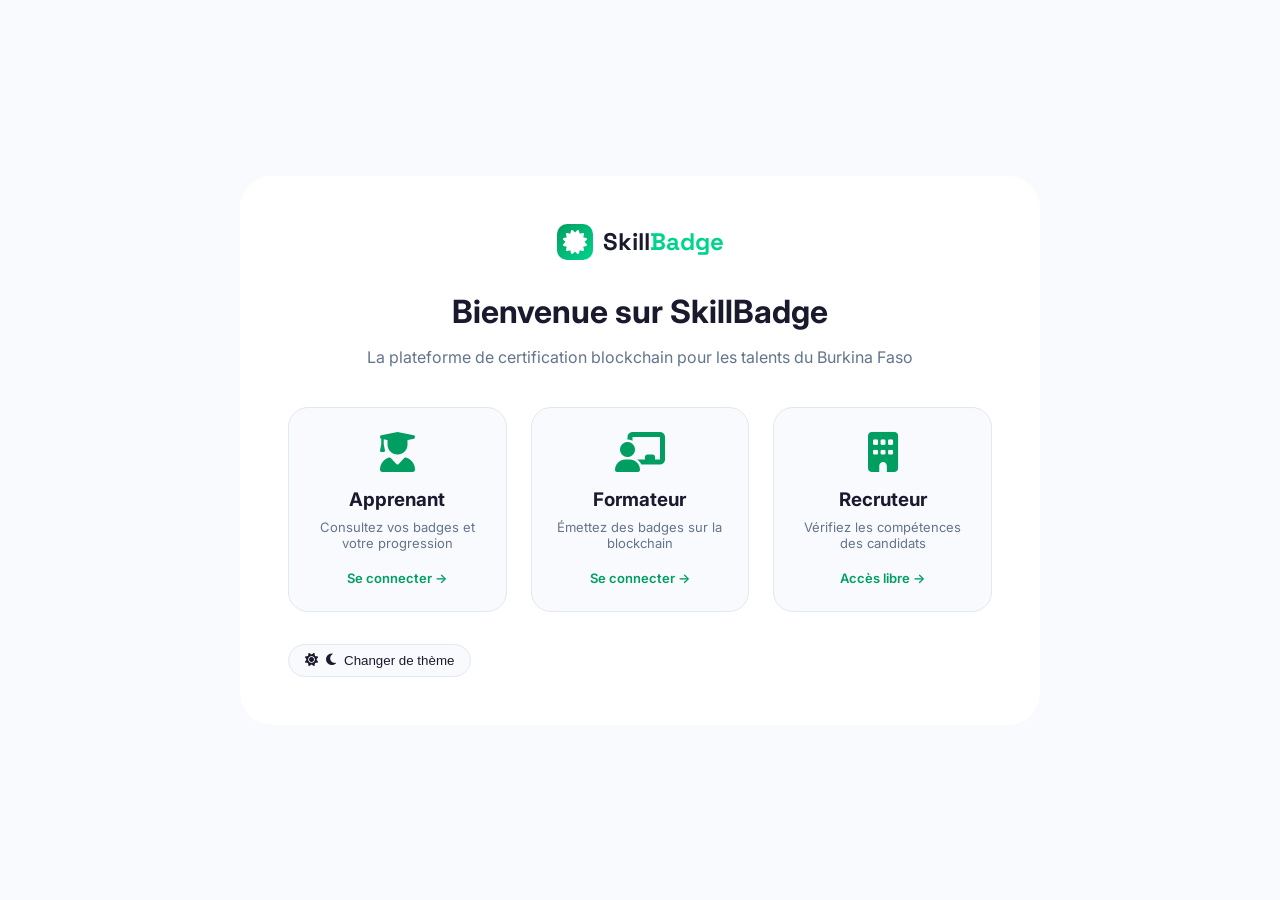
<file: src/index.html>
<!DOCTYPE html>
<html lang="fr">
<head>
    <meta charset="UTF-8">
    <meta name="viewport" content="width=device-width, initial-scale=1.0, viewport-fit=cover">
    <title>SkillBadge | Certification Blockchain</title>
    <link href="https://fonts.googleapis.com/css2?family=Inter:wght@300;400;500;600;700;800&family=Space+Grotesk:wght@400;500;600;700&display=swap" rel="stylesheet">
    <link rel="stylesheet" href="https://cdnjs.cloudflare.com/ajax/libs/font-awesome/6.5.1/css/all.min.css">
    <link rel="stylesheet" href="style.css">
</head>
<body>
    <div class="home-container">
        <div class="home-card">
            <div class="logo" style="justify-content: center; margin-bottom: 32px;">
                <div class="logo-icon"><i class="fas fa-certificate"></i></div>
                <span>Skill<span style="color: var(--primary-light);">Badge</span></span>
            </div>
            
            <h1 style="text-align: center; margin-bottom: 16px;">Bienvenue sur SkillBadge</h1>
            <p style="text-align: center; color: var(--text-secondary); margin-bottom: 40px;">
                La plateforme de certification blockchain pour les talents du Burkina Faso
            </p>

            <div class="role-cards">
                <div class="role-card" onclick="window.location.href='login.html'">
                    <i class="fas fa-user-graduate"></i>
                    <h3>Apprenant</h3>
                    <p>Consultez vos badges et votre progression</p>
                    <span class="role-badge">Se connecter →</span>
                </div>
                <!--<div class="role-card" onclick="window.location.href='login_formateur.html'">-->
                <div class="role-card" onclick="window.location.href='loginFormateur.html'">
                    <i class="fas fa-chalkboard-user"></i>
                    <h3>Formateur</h3>
                    <p>Émettez des badges sur la blockchain</p>
                    <span class="role-badge">Se connecter →</span>
                </div>
                <div class="role-card" onclick="window.location.href='recruteur.html'">
                    <i class="fas fa-building"></i>
                    <h3>Recruteur</h3>
                    <p>Vérifiez les compétences des candidats</p>
                    <span class="role-badge">Accès libre →</span>
                </div>
            </div>

            <div class="theme-toggle-container">
                <button class="theme-toggle" onclick="toggleTheme()">
                    <i class="fas fa-sun"></i> <i class="fas fa-moon"></i> Changer de thème
                </button>
            </div>
        </div>
    </div>

    <script src="script.js"></script>
    <script>
        // Vérifier le thème sauvegardé
        const savedTheme = localStorage.getItem('skillbadge_theme');
        if (savedTheme === 'dark') document.body.classList.add('dark');
        else document.body.classList.add('light');
    </script>
</body>
</html>
</file>
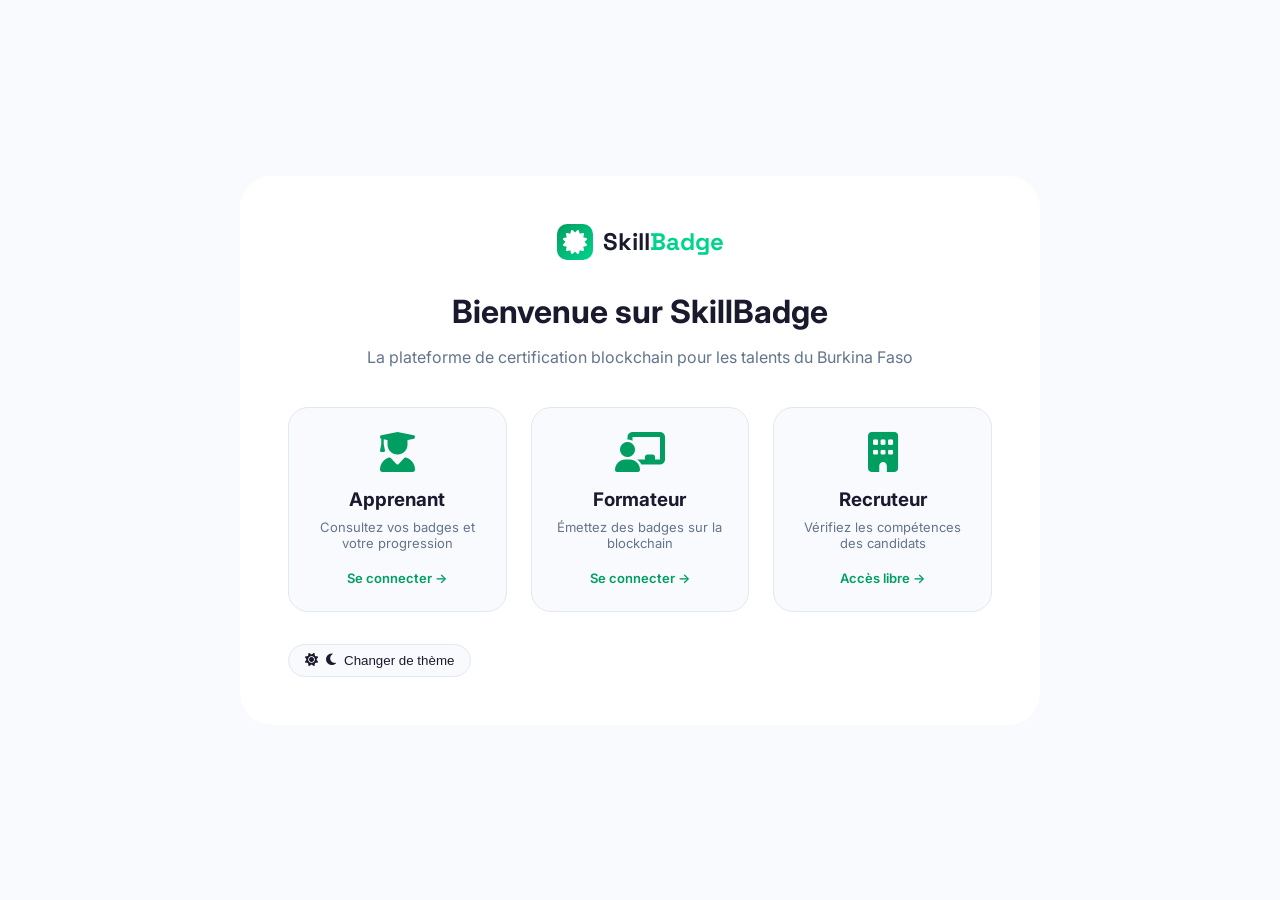
<file: src/formateur.html>
<!DOCTYPE html>
<html lang="fr">
<head>
    <meta charset="UTF-8">
    <meta name="viewport" content="width=device-width, initial-scale=1.0">
    <title>Dashboard Formateur - SkillBadge</title>
    <link href="https://fonts.googleapis.com/css2?family=Inter:wght@300;400;500;600;700;800&family=Space+Grotesk:wght@400;500;600;700&display=swap" rel="stylesheet">
    <link rel="stylesheet" href="https://cdnjs.cloudflare.com/ajax/libs/font-awesome/6.5.1/css/all.min.css">
    <link rel="stylesheet" href="style.css">
    <style>
        /* Styles améliorés pour formateur */
        .preview-badge {
            background: linear-gradient(135deg, var(--bg-primary), var(--bg-secondary));
            border-radius: 20px;
            padding: 20px;
            text-align: center;
            border: 1px solid var(--border);
            margin-top: 16px;
        }
        .preview-badge-icon {
            width: 80px;
            height: 80px;
            background: linear-gradient(135deg, var(--primary), var(--secondary));
            border-radius: 30px;
            display: flex;
            align-items: center;
            justify-content: center;
            margin: 0 auto 12px;
            font-size: 36px;
        }
        .student-detail-modal {
            position: fixed;
            top: 0;
            left: 0;
            width: 100%;
            height: 100%;
            background: rgba(0,0,0,0.8);
            z-index: 1000;
            display: none;
            justify-content: center;
            align-items: center;
        }
        .student-detail-modal.active {
            display: flex;
        }
        .modal-content {
            background: var(--bg-secondary);
            border-radius: 24px;
            padding: 32px;
            max-width: 600px;
            width: 90%;
            max-height: 80vh;
            overflow-y: auto;
        }
        .gas-indicator {
            font-size: 11px;
            padding: 4px 10px;
            border-radius: 20px;
            background: rgba(0,158,96,0.1);
            display: inline-flex;
            align-items: center;
            gap: 5px;
        }
        .chart-bar {
            background: var(--bg-primary);
            border-radius: 8px;
            height: 8px;
            overflow: hidden;
            margin: 8px 0;
        }
        .chart-fill {
            background: linear-gradient(90deg, var(--primary), var(--primary-light));
            height: 100%;
            border-radius: 8px;
            transition: width 0.5s;
        }
        .filter-bar {
            display: flex;
            gap: 12px;
            margin-bottom: 16px;
            flex-wrap: wrap;
        }
        .filter-input {
            flex: 1;
            padding: 10px 14px;
            background: var(--bg-primary);
            border: 1px solid var(--border);
            border-radius: 12px;
            color: var(--text-primary);
        }
        .export-btn {
            background: var(--bg-primary);
            border: 1px solid var(--border);
            padding: 8px 16px;
            border-radius: 12px;
            cursor: pointer;
        }
        .stats-chip {
            background: var(--bg-primary);
            border-radius: 20px;
            padding: 4px 12px;
            font-size: 12px;
        }
    </style>
</head>
<body>
    <nav class="navbar">
        <div class="container">
            <div class="logo" onclick="window.location.href='index.html'" style="cursor:pointer;">
                <div class="logo-icon"><i class="fas fa-chalkboard-user"></i></div>
                <span>Skill<span style="color: var(--primary-light);">Badge</span> Formateur</span>
            </div>
            <div style="display: flex; gap: 12px; align-items: center;">
                <div class="theme-toggle" onclick="toggleTheme()">
                    <i class="fas fa-sun"></i> <i class="fas fa-moon"></i>
                </div>
                <div class="stats-chip">
                    <i class="fas fa-gas-pump"></i> Gas: <span id="gasPrice">12</span> Gwei
                </div>
                <div class="user-info">
                    <div class="avatar" id="formateurAvatar">KT</div>
                    <span id="formateurNameDisplay">Koanda Tinga</span>
                    <button class="logout-btn" onclick="logout()"><i class="fas fa-sign-out-alt"></i></button>
                </div>
            </div>
        </div>
    </nav>

    <div class="container">
        <!-- En-tête -->
        <div style="display: flex; justify-content: space-between; align-items: center; margin-bottom: 24px; flex-wrap: wrap;">
            <div>
                <h2>Tableau de bord Formateur</h2>
                <p style="color: var(--text-secondary);"><i class="fas fa-chalkboard-user"></i> CodeLab BF · Ouagadougou</p>
            </div>
            <div class="badge-success">
                <i class="fas fa-link"></i> Wallet: <span id="formateurWallet">0xKoanda...7b4e</span>
            </div>
        </div>

        <!-- KPI améliorés -->
        <div class="grid-4">
            <div class="card kpi-card">
                <i class="fas fa-certificate" style="font-size: 28px;"></i>
                <div class="kpi-number" id="badgesCount">42</div>
                <p>Badges émis</p>
                <span class="stats-chip">+12 ce mois</span>
            </div>
            <div class="card kpi-card">
                <i class="fas fa-users" style="font-size: 28px;"></i>
                <div class="kpi-number" id="studentsCount">18</div>
                <p>Apprenants actifs</p>
                <span class="stats-chip">+3 nouvelles inscriptions</span>
            </div>
            <div class="card kpi-card">
                <i class="fas fa-chart-line" style="font-size: 28px;"></i>
                <div class="kpi-number" id="successRate">94</div>
                <p>Taux de réussite</p>
                <div class="chart-bar"><div class="chart-fill" style="width: 94%"></div></div>
            </div>
            <div class="card kpi-card">
                <i class="fas fa-clock" style="font-size: 28px;"></i>
                <div class="kpi-number" id="pendingCount">3</div>
                <p>En attente</p>
                <button class="btn-outline" style="margin-top: 8px; padding: 4px 12px; font-size: 11px;" onclick="showPendingBadges()">Voir détails →</button>
            </div>
        </div>

        <div class="grid-2">
            <!-- Créer un badge avec aperçu -->
            <div class="card">
                <h3><i class="fas fa-plus-circle"></i> Créer un badge</h3>
                <div class="form-group">
                    <label>Nom du badge</label>
                    <input type="text" id="badgeName" placeholder="Ex: React.js Avancé" oninput="updatePreview()">
                </div>
                <div class="form-group">
                    <label>Compétence</label>
                    <select id="badgeSkill" onchange="updatePreview()">
                        <option>Développement Web</option>
                        <option>Développement Mobile</option>
                        <option>Data & IA</option>
                        <option>Cybersécurité</option>
                        <option>UI/UX Design</option>
                    </select>
                </div>
                <div class="form-group">
                    <label>Niveau</label>
                    <div class="level-selector">
                        <div class="level-option" data-level="debutant" onclick="selectLevel(this, 'debutant'); updatePreview()">🟢 Débutant</div>
                        <div class="level-option selected" data-level="intermediaire" onclick="selectLevel(this, 'intermediaire'); updatePreview()">🟡 Intermédiaire</div>
                        <div class="level-option" data-level="avance" onclick="selectLevel(this, 'avance'); updatePreview()">🔴 Avancé</div>
                    </div>
                </div>
                <div class="form-group">
                    <label>Critères de validation</label>
                    <textarea rows="2" id="badgeDesc" placeholder="Maîtrise des hooks, création d'API REST, tests unitaires..." oninput="updatePreview()"></textarea>
                </div>
                
                <!-- Aperçu en direct -->
                <div class="preview-badge" id="badgePreview">
                    <div class="preview-badge-icon"><i class="fab fa-react" id="previewIcon"></i></div>
                    <h4 id="previewName">React.js Avancé</h4>
                    <span class="badge-success" id="previewLevel">Intermédiaire</span>
                    <p style="font-size: 11px; margin-top: 8px;" id="previewCriteria">Maîtrise des hooks, création d'API REST...</p>
                </div>

                <div class="blockchain-tag" style="margin: 12px 0;">
                    <i class="fas fa-cube"></i> 📍 NFT sur Polygon · Frais estimés: <span id="estimatedGas">0.0012</span> MATIC
                </div>
                <button class="btn-primary" onclick="createBadgeWithPreview()">
                    <i class="fas fa-mint"></i> Créer le badge sur blockchain
                </button>
            </div>

            <!-- Attribuer un badge + recherche avancée -->
            <div>
                <div class="card" style="margin-bottom: 20px;">
                    <h3><i class="fas fa-user-plus"></i> Attribuer un badge</h3>
                    <div class="form-group">
                        <label>Sélectionner le badge</label>
                        <select id="assignBadgeSelect"></select>
                    </div>
                    <div class="form-group">
                        <label>Choisir l'apprenant</label>
                        <select id="assignStudentSelect"></select>
                    </div>
                    <div class="form-group">
                        <label>Note d'évaluation</label>
                        <textarea rows="2" id="assignComment" placeholder="Ajouter un commentaire sur la validation..."></textarea>
                    </div>
                    <div class="blockchain-tag" style="margin-bottom: 12px;">
                        <i class="fas fa-shield-alt"></i> Cette action est irréversible sur la blockchain
                    </div>
                    <button class="btn-primary" onclick="assignBadgeWithAnimation()">
                        <i class="fas fa-link"></i> Émettre sur blockchain
                    </button>
                </div>

                <!-- Statistiques rapides -->
                <div class="card">
                    <h3><i class="fas fa-chart-simple"></i> Statistiques</h3>
                    <div><span>Badges par niveau</span>
                        <div class="chart-bar"><div class="chart-fill" style="width: 30%"></div></div>
                        <span style="font-size: 12px;">Débutant: 30% · Intermédiaire: 45% · Avancé: 25%</span>
                    </div>
                    <div style="margin-top: 12px;">
                        <span>Top compétence</span>
                        <div class="chart-bar"><div class="chart-fill" style="width: 65%"></div></div>
                        <span style="font-size: 12px;">Développement Web · 65% des badges</span>
                    </div>
                </div>
            </div>
        </div>

        <!-- Mes badges avec recherche -->
        <div class="card" style="margin-bottom: 24px;">
            <div style="display: flex; justify-content: space-between; align-items: center; flex-wrap: wrap; margin-bottom: 16px;">
                <h3><i class="fas fa-list"></i> Mes badges créés</h3>
                <div class="filter-bar">
                    <input type="text" id="badgeFilter" class="filter-input" placeholder="🔍 Rechercher un badge..." oninput="filterBadges()">
                    <button class="export-btn" onclick="exportBadgesCSV()"><i class="fas fa-download"></i> Export CSV</button>
                </div>
            </div>
            <div id="formateurBadgesList"></div>
        </div>

        <!-- Liste des apprenants détaillée -->
        <div class="card">
            <h3><i class="fas fa-users"></i> Mes apprenants</h3>
            <div class="filter-bar">
                <input type="text" id="studentFilter" class="filter-input" placeholder="🔍 Filtrer par nom..." oninput="filterStudents()">
                <select id="levelFilter" class="filter-input" onchange="filterStudents()">
                    <option value="all">Tous les niveaux</option>
                    <option value="expert">Experts</option>
                    <option value="inter">Intermédiaires</option>
                    <option value="debutant">Débutants</option>
                </select>
            </div>
            <div id="studentsList"></div>
        </div>

        <!-- Activité récente -->
        <div class="card" style="margin-top: 24px;">
            <div style="display: flex; justify-content: space-between; align-items: center;">
                <h3><i class="fas fa-history"></i> Activité blockchain récente</h3>
                <button class="btn-outline" style="padding: 4px 12px; font-size: 11px;" onclick="refreshActivity()">
                    <i class="fas fa-sync-alt"></i> Rafraîchir
                </button>
            </div>
            <div id="recentActivity"></div>
        </div>
    </div>

    <!-- Modal détails apprenant -->
    <div id="studentModal" class="student-detail-modal">
        <div class="modal-content">
            <div style="display: flex; justify-content: space-between;">
                <h3 id="modalStudentName">Oumar Sawadogo</h3>
                <button class="btn-outline" onclick="closeModal()"><i class="fas fa-times"></i></button>
            </div>
            <div id="modalStudentDetails"></div>
            <button class="btn-primary" onclick="assignBadgeToModalStudent()" style="margin-top: 20px;">
                <i class="fas fa-plus"></i> Attribuer un badge
            </button>
        </div>
    </div>

    <script src="script.js"></script>
    <script>
        // Variables supplémentaires
        let selectedStudentForModal = null;

        // Mise à jour de l'aperçu en direct
        function updatePreview() {
            const name = document.getElementById('badgeName').value || "React.js Avancé";
            const skill = document.getElementById('badgeSkill').value;
            const levelMap = { debutant: 'Débutant', intermediaire: 'Intermédiaire', avance: 'Avancé' };
            const level = levelMap[selectedLevel] || 'Intermédiaire';
            const desc = document.getElementById('badgeDesc').value || "Maîtrise des hooks, création d'API REST...";
            
            let icon = 'fab fa-code';
            if (skill === 'Développement Web') icon = 'fab fa-react';
            else if (skill === 'Développement Mobile') icon = 'fab fa-flutter';
            else if (skill === 'Data & IA') icon = 'fab fa-python';
            else if (skill === 'UI/UX Design') icon = 'fas fa-paintbrush';
            else icon = 'fas fa-shield-alt';
            
            document.getElementById('previewIcon').className = icon;
            document.getElementById('previewName').innerHTML = name;
            document.getElementById('previewLevel').innerHTML = level;
            document.getElementById('previewCriteria').innerHTML = desc.substring(0, 60) + (desc.length > 60 ? '...' : '');
            
            // Estimation gas
            const gas = (Math.random() * 0.002 + 0.0005).toFixed(4);
            document.getElementById('estimatedGas').innerHTML = gas;
        }

        function createBadgeWithPreview() {
            const name = document.getElementById('badgeName').value;
            if (!name) { showToast('Entrez un nom de badge'); return; }
            
            const skill = document.getElementById('badgeSkill').value;
            const desc = document.getElementById('badgeDesc').value;
            const levelMap = { debutant: 'Débutant', intermediaire: 'Intermédiaire', avance: 'Avancé' };
            const level = levelMap[selectedLevel];
            
            const txHash = '0x' + Math.random().toString(36).substring(2, 14);
            const newBadge = {
                id: Date.now(),
                name: name,
                skill: skill,
                level: level,
                desc: desc || "Aucun critère spécifié",
                issuer: currentUser?.name || "Koanda Tinga",
                date: new Date().toLocaleDateString(),
                tx: txHash
            };
            
            blockchainData.badges.push(newBadge);
            blockchainData.activities.unshift(`✅ Badge "${name}" créé sur Polygon · TX: ${txHash} · Gas: ${document.getElementById('estimatedGas').innerHTML} MATIC`);
            saveBlockchainData();
            showToast(`🎉 Badge "${name}" créé avec succès sur la blockchain !`);
            document.getElementById('badgeName').value = '';
            document.getElementById('badgeDesc').value = '';
            updateFormateurUI();
            updatePreview();
        }

        async function assignBadgeWithAnimation() {
            const badgeName = document.getElementById('assignBadgeSelect').value;
            const studentName = document.getElementById('assignStudentSelect').value;
            const comment = document.getElementById('assignComment').value;
            
            if (!badgeName || !studentName) { showToast('Sélectionnez un badge et un apprenant'); return; }
            
            showToast(`⏳ Transaction en cours... Émission du badge "${badgeName}" vers ${studentName}`);
            
            await new Promise(resolve => setTimeout(resolve, 1500));
            
            const badge = blockchainData.badges.find(b => b.name === badgeName);
            const student = blockchainData.students.find(s => s.name === studentName);
            
            if (student) {
                student.badges.push(badgeName);
                student.score = Math.min(100, student.score + 5);
            }
            
            const txHash = '0x' + Math.random().toString(36).substring(2, 14);
            blockchainData.activities.unshift(`🏅 Badge "${badgeName}" attribué à ${studentName} · TX: ${txHash} · ${comment ? 'Note: ' + comment : ''}`);
            blockchainData.notifications.unshift({ text: `✨ Nouveau badge "${badgeName}" reçu !`, time: "À l'instant", type: "badge" });
            saveBlockchainData();
            
            showToast(`✅ Badge "${badgeName}" attribué à ${studentName} ! Transaction confirmée sur Polygon.`);
            document.getElementById('assignComment').value = '';
            updateFormateurUI();
        }

        function filterBadges() {
            const search = document.getElementById('badgeFilter').value.toLowerCase();
            const filtered = blockchainData.badges.filter(b => b.name.toLowerCase().includes(search));
            document.getElementById('formateurBadgesList').innerHTML = filtered.map(b => 
                `<div class="badge-item">
                    <span><i class="fas fa-tag"></i> ${b.name}</span>
                    <span class="badge-success">${b.level} · ${b.skill}</span>
                    <span class="blockchain-tag">TX: ${b.tx}</span>
                </div>`
            ).join('');
        }

        function filterStudents() {
            const search = document.getElementById('studentFilter')?.value.toLowerCase() || '';
            const levelFilter = document.getElementById('levelFilter')?.value || 'all';
            
            let filtered = blockchainData.students.filter(s => s.name.toLowerCase().includes(search));
            
            if (levelFilter !== 'all') {
                // Filtrer par niveau (simulation)
                filtered = filtered.filter(s => {
                    if (levelFilter === 'expert') return s.score > 80;
                    if (levelFilter === 'inter') return s.score >= 60 && s.score <= 80;
                    if (levelFilter === 'debutant') return s.score < 60;
                    return true;
                });
            }
            
            document.getElementById('studentsList').innerHTML = filtered.map(s => `
                <div class="student-item" onclick="showStudentDetails('${s.name}')">
                    <div style="display:flex; align-items:center; gap:12px;">
                        <div class="avatar" style="width:32px;height:32px;font-size:12px;">${s.avatar}</div>
                        <span><strong>${s.name}</strong><br><span class="blockchain-tag">${s.wallet}</span></span>
                    </div>
                    <div>
                        <span class="badge-success">${s.badges.length} badges</span>
                        <div class="chart-bar" style="width:80px; margin-top:4px;"><div class="chart-fill" style="width: ${s.score}%"></div></div>
                    </div>
                    <span class="badge-warning">Score ${s.score}</span>
                    <button class="btn-outline" style="padding:4px 12px;" onclick="event.stopPropagation(); quickAssign('${s.name}')">+ Attribuer</button>
                </div>
            `).join('');
        }

        function showStudentDetails(name) {
            const student = blockchainData.students.find(s => s.name === name);
            if (!student) return;
            selectedStudentForModal = student;
            document.getElementById('modalStudentName').innerHTML = student.name;
            document.getElementById('modalStudentDetails').innerHTML = `
                <p><i class="fas fa-map-marker-alt"></i> ${student.city}</p>
                <p><i class="fas fa-link"></i> Wallet: ${student.wallet}</p>
                <p><i class="fas fa-certificate"></i> ${student.badges.length} badges obtenus</p>
                <div class="progress-bar" style="margin:12px 0;"><div class="progress-fill" style="width: ${student.score}%"></div></div>
                <p><strong>Badges :</strong></p>
                ${student.badges.map(b => `<div class="badge-item"><span>${b}</span><span class="badge-success">✓</span></div>`).join('')}
            `;
            document.getElementById('studentModal').classList.add('active');
        }

        function closeModal() {
            document.getElementById('studentModal').classList.remove('active');
        }

        function quickAssign(studentName) {
            document.getElementById('assignStudentSelect').value = studentName;
            showToast(`Sélectionné : ${studentName}, choisissez un badge à attribuer`);
        }

        function assignBadgeToModalStudent() {
            if (selectedStudentForModal) {
                document.getElementById('assignStudentSelect').value = selectedStudentForModal.name;
                closeModal();
                document.getElementById('assignBadgeSelect').scrollIntoView({ behavior: 'smooth' });
            }
        }

        function exportBadgesCSV() {
            let csv = "Nom,Compétence,Niveau,Date émission,Hash transaction\n";
            blockchainData.badges.forEach(b => {
                csv += `"${b.name}","${b.skill}","${b.level}","${b.date}","${b.tx}"\n`;
            });
            const blob = new Blob([csv], { type: 'text/csv' });
            const link = document.createElement('a');
            link.href = URL.createObjectURL(blob);
            link.download = `skillbadge_badges_${new Date().toISOString().split('T')[0]}.csv`;
            link.click();
            showToast('📊 Export CSV téléchargé');
        }

        function refreshActivity() {
            updateFormateurUI();
            showToast('Activité actualisée');
        }

        function showPendingBadges() {
            showToast('3 badges en attente de validation');
        }

        // Override updateFormateurUI pour améliorer l'affichage
        const originalUpdateFormateurUI = updateFormateurUI;
        window.updateFormateurUI = function() {
            originalUpdateFormateurUI();
            
            // Mettre à jour le gas price dynamique
            const gasPriceSpan = document.getElementById('gasPrice');
            if (gasPriceSpan) {
                const randomGas = Math.floor(Math.random() * 20 + 8);
                gasPriceSpan.innerHTML = randomGas;
            }
            
            // Mettre à jour le taux de réussite
            const successRate = Math.floor(Math.random() * 15 + 85);
            document.getElementById('successRate').innerHTML = successRate;
            document.querySelector('#successRate').nextElementSibling?.querySelector('.chart-fill')?.setAttribute('style', `width: ${successRate}%`);
            
            // Mettre à jour les KPIs supplémentaires
            document.getElementById('badgesCount').innerHTML = blockchainData.badges.length;
            document.getElementById('studentsCount').innerHTML = blockchainData.students.length;
            
            filterBadges();
            filterStudents();
        };

        // Initialiser l'aperçu
        document.addEventListener('DOMContentLoaded', () => {
            updatePreview();
            filterStudents();
            
            // Simuler gas price
            setInterval(() => {
                const gasPriceSpan = document.getElementById('gasPrice');
                if (gasPriceSpan) {
                    const randomGas = Math.floor(Math.random() * 25 + 8);
                    gasPriceSpan.innerHTML = randomGas;
                }
            }, 30000);
        });

        // ============ REMPLIR LES LISTES DÉROULANTES ============
function remplirListesAttribution() {
    // Remplir la liste des badges
    const badgeSelect = document.getElementById('assignBadgeSelect');
    if (badgeSelect) {
        badgeSelect.innerHTML = '<option value="">-- Sélectionner un badge --</option>';
        blockchainData.badges.forEach(badge => {
            badgeSelect.innerHTML += `<option value="${badge.name}">${badge.name} (${badge.level} - ${badge.skill})</option>`;
        });
    }
    
    // Remplir la liste des apprenants
    const studentSelect = document.getElementById('assignStudentSelect');
    if (studentSelect) {
        studentSelect.innerHTML = '<option value="">-- Sélectionner un apprenant --</option>';
        blockchainData.students.forEach(student => {
            studentSelect.innerHTML += `<option value="${student.name}">${student.name} (${student.city}) - ${student.badges.length} badges</option>`;
        });
    }
}

// Appeler cette fonction après chaque modification des données
function mettreAJourListes() {
    remplirListesAttribution();
    filterBadges();
    filterStudents();
}

// Surcharger updateFormateurUI pour inclure les listes
const ancienneUpdate = updateFormateurUI;
updateFormateurUI = function() {
    if (ancienneUpdate) ancienneUpdate();
    remplirListesAttribution();
    document.getElementById('badgesCount').innerHTML = blockchainData.badges.length;
    document.getElementById('studentsCount').innerHTML = blockchainData.students.length;
    filterBadges();
    filterStudents();
};

// Initialisation
document.addEventListener('DOMContentLoaded', () => {
    updatePreview();
    remplirListesAttribution();  // ← AJOUT IMPORTANT
    filterStudents();
    
    // Simuler gas price
    setInterval(() => {
        const gasPriceSpan = document.getElementById('gasPrice');
        if (gasPriceSpan) {
            const randomGas = Math.floor(Math.random() * 25 + 8);
            gasPriceSpan.innerHTML = randomGas;
        }
    }, 30000);
});
    </script>
</body>
</html>
</file>
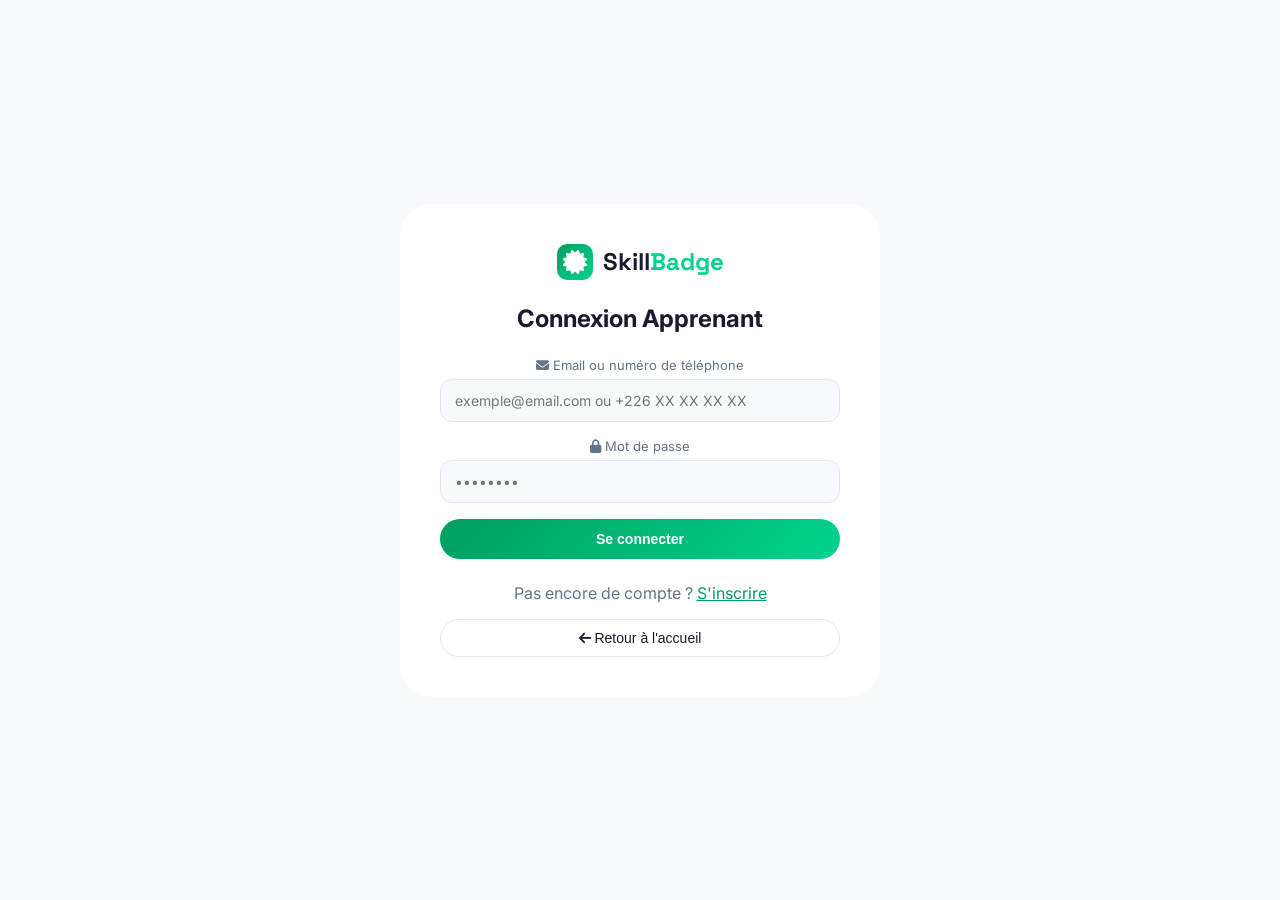
<file: src/login.html>
<!DOCTYPE html>
<html lang="fr">
<head>
    <meta charset="UTF-8">
    <meta name="viewport" content="width=device-width, initial-scale=1.0">
    <title>Connexion Apprenant - SkillBadge</title>
    <link href="https://fonts.googleapis.com/css2?family=Inter:wght@300;400;500;600;700;800&family=Space+Grotesk:wght@400;500;600;700&display=swap" rel="stylesheet">
    <link rel="stylesheet" href="https://cdnjs.cloudflare.com/ajax/libs/font-awesome/6.5.1/css/all.min.css">
    <link rel="stylesheet" href="style.css">
</head>
<body>
    <div class="auth-container">
        <div class="auth-card">
            <div class="logo" style="justify-content: center; margin-bottom: 24px;">
                <div class="logo-icon"><i class="fas fa-certificate"></i></div>
                <span>Skill<span style="color: var(--primary-light);">Badge</span></span>
            </div>
            
            <h2 style="text-align: center; margin-bottom: 24px;">Connexion Apprenant</h2>

            <div class="form-group">
                <label><i class="fas fa-envelope"></i> Email ou numéro de téléphone</label>
                <input type="text" id="loginIdentifier" placeholder="exemple@email.com ou +226 XX XX XX XX">
            </div>
            <div class="form-group">
                <label><i class="fas fa-lock"></i> Mot de passe</label>
                <input type="password" id="loginPassword" placeholder="••••••••">
            </div>
            <button class="btn-primary" onclick="handleLogin()">Se connecter</button>

            <p style="text-align: center; margin-top: 24px; color: var(--text-secondary);">
                Pas encore de compte ? <a href="register.html" style="color: var(--primary);">S'inscrire</a>
            </p>
            <button class="btn-outline" style="margin-top: 16px; width: 100%;" onclick="window.location.href='index.html'">
                <i class="fas fa-arrow-left"></i> Retour à l'accueil
            </button>
        </div>
    </div>
    <script src="script.js"></script>
</body>
</html>
</file>
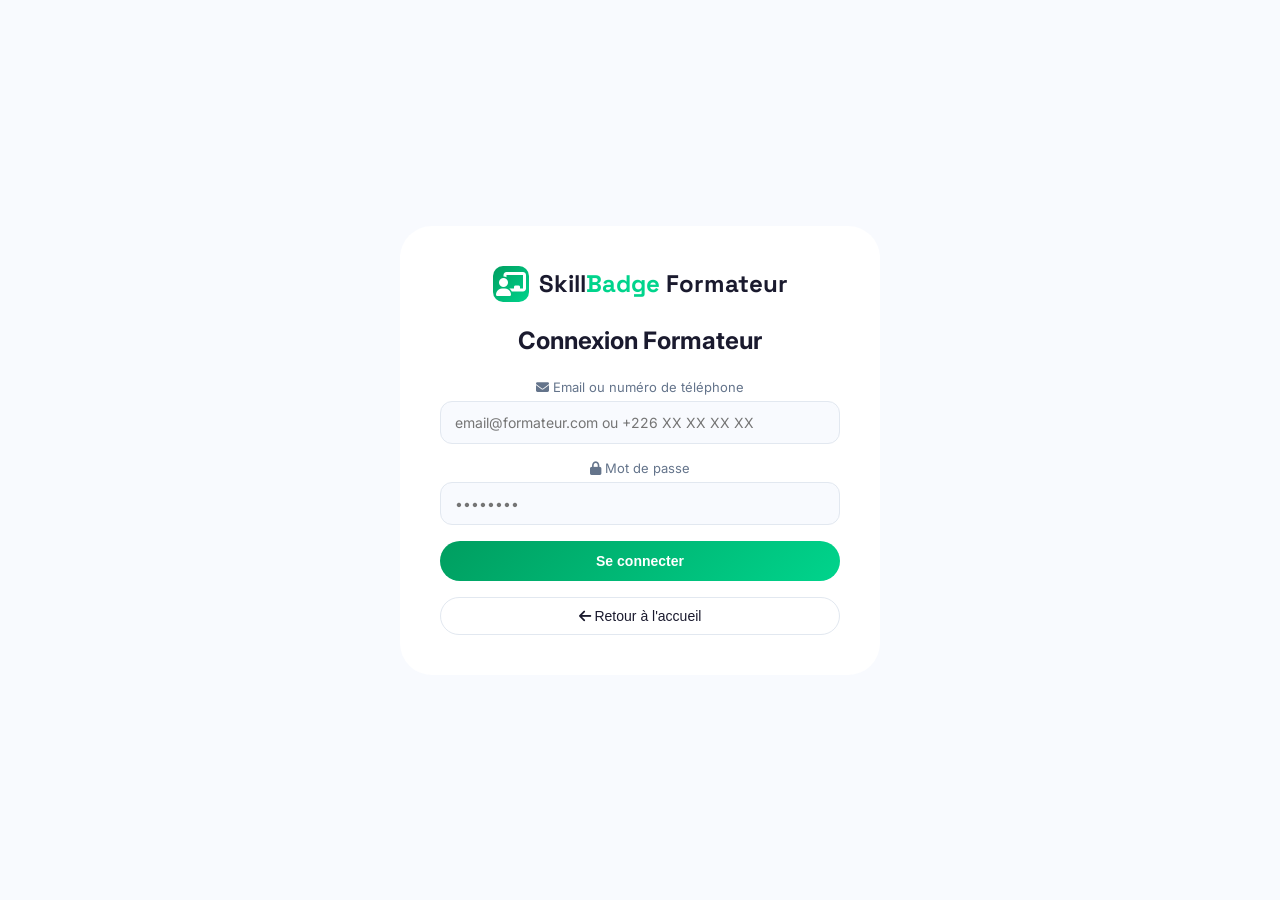
<file: src/loginFormateur.html>
<!DOCTYPE html>
<html lang="fr">
<head>
    <meta charset="UTF-8">
    <meta name="viewport" content="width=device-width, initial-scale=1.0">
    <title>Connexion Formateur - SkillBadge</title>
    <link href="https://fonts.googleapis.com/css2?family=Inter:wght@300;400;500;600;700;800&family=Space+Grotesk:wght@400;500;600;700&display=swap" rel="stylesheet">
    <link rel="stylesheet" href="https://cdnjs.cloudflare.com/ajax/libs/font-awesome/6.5.1/css/all.min.css">
    <link rel="stylesheet" href="style.css">
</head>
<body>
    <div class="auth-container">
        <div class="auth-card">
            <div class="logo" style="justify-content: center; margin-bottom: 24px;">
                <div class="logo-icon"><i class="fas fa-chalkboard-user"></i></div>
                <span>Skill<span style="color: var(--primary-light);">Badge</span> Formateur</span>
            </div>
            
            <h2 style="text-align: center; margin-bottom: 24px;">Connexion Formateur</h2>

            <div class="form-group">
                <label><i class="fas fa-envelope"></i> Email ou numéro de téléphone</label>
                <input type="text" id="formateurLoginIdentifier" placeholder="email@formateur.com ou +226 XX XX XX XX">
            </div>
            <div class="form-group">
                <label><i class="fas fa-lock"></i> Mot de passe</label>
                <input type="password" id="formateurLoginPassword" placeholder="••••••••">
            </div>
            <button class="btn-primary" onclick="handleFormateurLogin()">Se connecter</button>

            <button class="btn-outline" style="margin-top: 16px; width: 100%;" onclick="window.location.href='index.html'">
                <i class="fas fa-arrow-left"></i> Retour à l'accueil
            </button>
        </div>
    </div>
    <script src="script.js"></script>
</body>
</html>
</file>
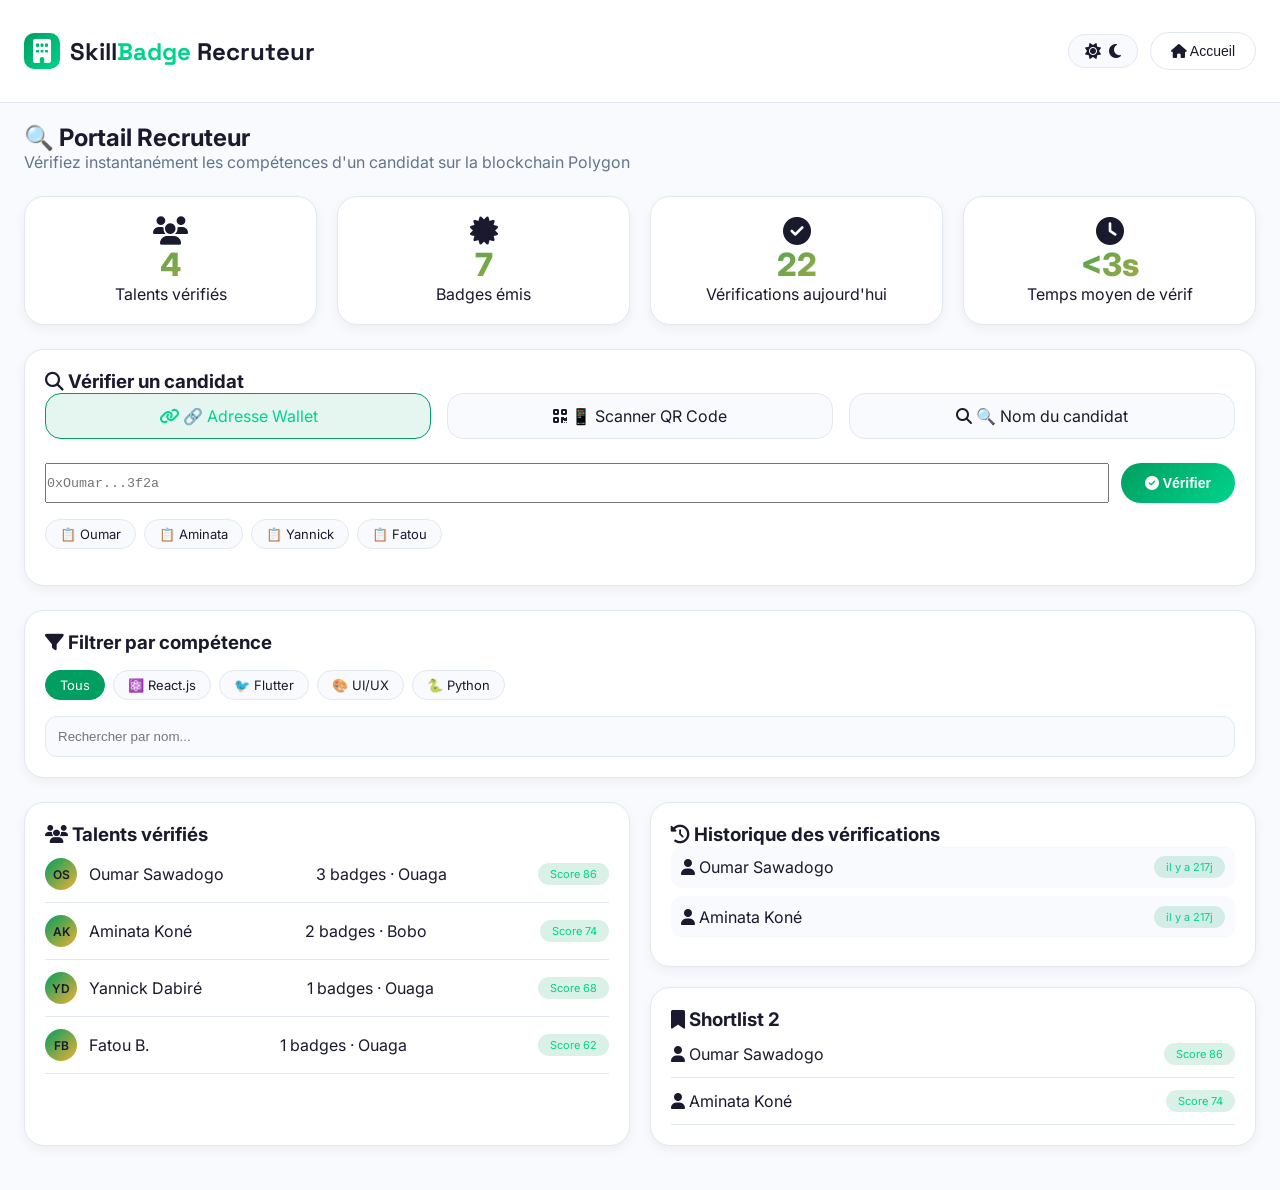
<file: src/recruteur.html>
<!DOCTYPE html>
<html lang="fr">
<head>
    <meta charset="UTF-8">
    <meta name="viewport" content="width=device-width, initial-scale=1.0">
    <title>Portail Recruteur - SkillBadge</title>
    <link href="https://fonts.googleapis.com/css2?family=Inter:wght@300;400;500;600;700;800&family=Space+Grotesk:wght@400;500;600;700&display=swap" rel="stylesheet">
    <link rel="stylesheet" href="https://cdnjs.cloudflare.com/ajax/libs/font-awesome/6.5.1/css/all.min.css">
    <link rel="stylesheet" href="style.css">
    <style>
        /* Styles supplémentaires pour la page recruteur */
        .verification-methods {
            display: flex;
            gap: 16px;
            margin-bottom: 24px;
            flex-wrap: wrap;
        }
        .method-btn {
            flex: 1;
            padding: 12px;
            background: var(--bg-primary);
            border: 1px solid var(--border);
            border-radius: 16px;
            cursor: pointer;
            text-align: center;
            transition: all 0.3s;
        }
        .method-btn.active {
            border-color: var(--primary);
            background: rgba(0, 158, 96, 0.1);
            color: var(--primary-light);
        }
        .verification-panel {
            display: none;
        }
        .verification-panel.active {
            display: block;
            animation: fadeIn 0.3s;
        }
        .qr-simulator {
            display: flex;
            flex-direction: column;
            align-items: center;
            padding: 20px;
            background: var(--bg-primary);
            border-radius: 20px;
        }
        .qr-placeholder {
            width: 160px;
            height: 160px;
            background: white;
            border-radius: 20px;
            display: flex;
            flex-direction: column;
            align-items: center;
            justify-content: center;
            margin-bottom: 16px;
        }
        .verification-result {
            margin-top: 24px;
            padding: 24px;
            background: rgba(0, 158, 96, 0.08);
            border-radius: 20px;
            border-left: 4px solid var(--primary);
            display: none;
            animation: slideDown 0.4s;
        }
        .verification-result.show {
            display: block;
        }
        .badge-verif-item {
            background: var(--bg-primary);
            border-radius: 12px;
            padding: 12px;
            margin-bottom: 10px;
            display: flex;
            justify-content: space-between;
            align-items: center;
            flex-wrap: wrap;
            gap: 8px;
        }
        .filter-chips {
            display: flex;
            gap: 8px;
            flex-wrap: wrap;
            margin: 16px 0;
        }
        .filter-chip {
            padding: 6px 14px;
            background: var(--bg-primary);
            border: 1px solid var(--border);
            border-radius: 30px;
            cursor: pointer;
            font-size: 13px;
        }
        .filter-chip.active {
            background: var(--primary);
            border-color: var(--primary);
            color: white;
        }
        .history-item {
            padding: 10px;
            background: var(--bg-primary);
            border-radius: 12px;
            margin-bottom: 8px;
            cursor: pointer;
            display: flex;
            justify-content: space-between;
            align-items: center;
        }
        .compare-checkbox {
            margin-right: 12px;
        }
        .compare-btn {
            background: var(--secondary);
            color: var(--dark);
        }
        .loading-spinner {
            display: inline-block;
            width: 20px;
            height: 20px;
            border: 2px solid var(--border);
            border-top-color: var(--primary);
            border-radius: 50%;
            animation: spin 0.8s linear infinite;
        }
        @keyframes spin {
            to { transform: rotate(360deg); }
        }
        @keyframes slideDown {
            from { opacity: 0; transform: translateY(-10px); }
            to { opacity: 1; transform: translateY(0); }
        }
        .trust-score {
            font-size: 36px;
            font-weight: 800;
            background: linear-gradient(135deg, var(--primary), var(--secondary));
            -webkit-background-clip: text;
            background-clip: text;
            color: transparent;
        }
    </style>
</head>
<body>
    <nav class="navbar">
        <div class="container">
            <div class="logo" onclick="window.location.href='index.html'" style="cursor:pointer;">
                <div class="logo-icon"><i class="fas fa-building"></i></div>
                <span>Skill<span style="color: var(--primary-light);">Badge</span> Recruteur</span>
            </div>
            <div style="display: flex; gap: 12px; align-items: center;">
                <div class="theme-toggle" onclick="toggleTheme()">
                    <i class="fas fa-sun"></i> <i class="fas fa-moon"></i>
                </div>
                <button class="btn-outline" onclick="window.location.href='index.html'">
                    <i class="fas fa-home"></i> Accueil
                </button>
            </div>
        </div>
    </nav>

    <div class="container">
        <!-- En-tête -->
        <div style="margin-bottom: 24px;">
            <h2>🔍 Portail Recruteur</h2>
            <p style="color: var(--text-secondary);">Vérifiez instantanément les compétences d'un candidat sur la blockchain Polygon</p>
        </div>

        <!-- Statistiques rapides -->
        <div class="grid-4" style="margin-bottom: 24px;">
            <div class="card" style="text-align: center;">
                <i class="fas fa-users" style="font-size: 28px;"></i>
                <div class="kpi-number" id="totalCandidates">24</div>
                <p>Talents vérifiés</p>
            </div>
            <div class="card" style="text-align: center;">
                <i class="fas fa-certificate" style="font-size: 28px;"></i>
                <div class="kpi-number" id="totalBadges">128</div>
                <p>Badges émis</p>
            </div>
            <div class="card" style="text-align: center;">
                <i class="fas fa-check-circle" style="font-size: 28px;"></i>
                <div class="kpi-number" id="verifToday">12</div>
                <p>Vérifications aujourd'hui</p>
            </div>
            <div class="card" style="text-align: center;">
                <i class="fas fa-clock" style="font-size: 28px;"></i>
                <div class="kpi-number">&lt;3s</div>
                <p>Temps moyen de vérif</p>
            </div>
        </div>

        <!-- Section vérification principale -->
        <div class="card">
            <h3><i class="fas fa-search"></i> Vérifier un candidat</h3>
            
            <!-- Méthodes -->
            <div class="verification-methods">
                <div class="method-btn active" onclick="switchVerifMethod('wallet')">
                    <i class="fas fa-link"></i> 🔗 Adresse Wallet
                </div>
                <div class="method-btn" onclick="switchVerifMethod('link')">
                    <i class="fas fa-qrcode"></i> 📱 Scanner QR Code
                </div>
                <div class="method-btn" onclick="switchVerifMethod('manual')">
                    <i class="fas fa-search"></i> 🔍 Nom du candidat
                </div>
            </div>

            <!-- Panneau Wallet -->
            <div id="panel-wallet" class="verification-panel active">
                <div style="display: flex; gap: 12px; flex-wrap: wrap;">
                    <input type="text" id="walletAddress" placeholder="0xOumar...3f2a" style="flex: 1; font-family: monospace;">
                    <button class="btn-primary" style="width: auto;" onclick="verifyByWallet()">
                        <i class="fas fa-check-circle"></i> Vérifier
                    </button>
                </div>
                <div class="filter-chips">
                    <span class="filter-chip" onclick="fillWalletExample('0xOumar...3f2a')">📋 Oumar</span>
                    <span class="filter-chip" onclick="fillWalletExample('0xAminata...7b4e')">📋 Aminata</span>
                    <span class="filter-chip" onclick="fillWalletExample('0xYannick...9d2c')">📋 Yannick</span>
                    <span class="filter-chip" onclick="fillWalletExample('0xFatou...8e3a')">📋 Fatou</span>
                </div>
            </div>

            <!-- Panneau QR Code -->
            <div id="panel-link" class="verification-panel">
                <div class="qr-simulator">
                    <div class="qr-placeholder">
                        <i class="fas fa-qrcode" style="font-size: 64px; color: #009E60;"></i>
                        <p style="font-size: 10px; margin-top: 8px;">skillbadge.bf/0xOumar</p>
                    </div>
                    <p style="font-size: 13px; color: var(--text-secondary); margin-bottom: 12px;">
                        Scannez le QR code présenté par le candidat
                    </p>
                    <button class="btn-primary" style="width: auto;" onclick="simulateQRScan()">
                        <i class="fas fa-camera"></i> Simuler un scan
                    </button>
                </div>
            </div>

            <!-- Panneau Recherche manuelle -->
            <div id="panel-manual" class="verification-panel">
                <div style="display: flex; gap: 12px; flex-wrap: wrap;">
                    <input type="text" id="manualSearch" placeholder="Nom du candidat (Oumar, Aminata...)" style="flex: 1;">
                    <button class="btn-primary" style="width: auto;" onclick="searchByName()">
                        <i class="fas fa-search"></i> Rechercher
                    </button>
                </div>
                <div class="filter-chips">
                    <span class="filter-chip" onclick="quickSearch('Oumar Sawadogo')">👨‍💻 Oumar Sawadogo</span>
                    <span class="filter-chip" onclick="quickSearch('Aminata Koné')">👩‍💻 Aminata Koné</span>
                    <span class="filter-chip" onclick="quickSearch('Yannick Dabiré')">👨‍💻 Yannick Dabiré</span>
                    <span class="filter-chip" onclick="quickSearch('Fatou B.')">👩‍💻 Fatou B.</span>
                </div>
            </div>
        </div>

        <!-- Résultat de vérification -->
        <div id="verificationResult" class="verification-result">
            <div style="display: flex; justify-content: space-between; align-items: center; flex-wrap: wrap;">
                <div style="display: flex; align-items: center; gap: 12px;">
                    <i class="fas fa-check-circle" style="font-size: 32px; color: var(--primary);"></i>
                    <div>
                        <strong style="font-size: 18px;" id="verifiedName">Oumar Sawadogo</strong>
                        <p id="verifiedMeta" style="font-size: 13px; margin: 0;">· 6 badges valides · Ouagadougou</p>
                    </div>
                </div>
                <div class="trust-score" id="trustScore">86</div>
            </div>
            <div class="blockchain-tag" style="margin: 16px 0; padding: 8px; background: var(--bg-primary); border-radius: 12px;">
                <i class="fas fa-cube"></i> Vérifié sur Polygon Mainnet · Hash: <span id="verifTxHash">0xa83f7d_c93D4e</span>
                <span style="float: right;"><i class="fas fa-clock"></i> <span id="verifTimestamp">2026-05-01 14:32:17</span></span>
            </div>
            <h4><i class="fas fa-certificate"></i> Badges certifiés :</h4>
            <div id="verifBadgesList" class="badge-list-verif"></div>
            <div style="display: flex; gap: 12px; margin-top: 20px; flex-wrap: wrap;">
                <button class="btn-primary" onclick="contactCandidate()">
                    <i class="fas fa-envelope"></i> Contacter
                </button>
                <button class="btn-outline" onclick="exportVerification()">
                    <i class="fas fa-download"></i> Exporter PDF
                </button>
                <button class="btn-outline" onclick="addToShortlist()">
                    <i class="fas fa-star"></i> Shortlist
                </button>
            </div>
        </div>

        <!-- Filtres compétences -->
        <div class="card" style="margin-top: 24px;">
            <h3><i class="fas fa-filter"></i> Filtrer par compétence</h3>
            <div class="filter-chips">
                <span class="filter-chip active" onclick="filterBySkill('all')">Tous</span>
                <span class="filter-chip" onclick="filterBySkill('React')">⚛️ React.js</span>
                <span class="filter-chip" onclick="filterBySkill('Flutter')">🐦 Flutter</span>
                <span class="filter-chip" onclick="filterBySkill('UI/UX')">🎨 UI/UX</span>
                <span class="filter-chip" onclick="filterBySkill('Python')">🐍 Python</span>
            </div>
            <div style="margin-top: 16px;">
                <input type="text" id="candidateFilter" placeholder="Rechercher par nom..." style="width:100%; padding:12px; border-radius:12px; background:var(--bg-primary); border:1px solid var(--border);">
            </div>
        </div>

        <!-- Liste des candidats + Historique + Comparaison -->
        <div class="grid-2" style="margin-top: 24px;">
            <!-- Candidats -->
            <div class="card">
                <h3><i class="fas fa-users"></i> Talents vérifiés</h3>
                <div id="candidatesList"></div>
            </div>
            
            <!-- Historique et Shortlist -->
            <div>
                <div class="card" style="margin-bottom: 20px;">
                    <h3><i class="fas fa-history"></i> Historique des vérifications</h3>
                    <div id="historyList">
                        <div class="history-item" onclick="reverify('Oumar Sawadogo')">
                            <span><i class="fas fa-user"></i> Oumar Sawadogo</span>
                            <span class="badge-success">il y a 5 min</span>
                        </div>
                        <div class="history-item" onclick="reverify('Aminata Koné')">
                            <span><i class="fas fa-user"></i> Aminata Koné</span>
                            <span class="badge-success">il y a 2h</span>
                        </div>
                    </div>
                </div>
                <div class="card">
                    <h3><i class="fas fa-bookmark"></i> Shortlist <span id="shortlistCount">0</span></h3>
                    <div id="shortlistContainer"></div>
                </div>
            </div>
        </div>
    </div>

    <script src="script.js"></script>
    <script>
        // Variables
        let currentVerifMethod = 'wallet';
        let currentFilter = 'all';
        let verificationHistory = JSON.parse(localStorage.getItem('verif_history')) || [
            { name: "Oumar Sawadogo", time: "2026-05-01T14:27:00" },
            { name: "Aminata Koné", time: "2026-05-01T12:30:00" }
        ];
        let selectedCandidateForCompare = null;

        // Sauvegarde historique
        function saveHistory() {
            localStorage.setItem('verif_history', JSON.stringify(verificationHistory));
        }

        function addToHistory(name) {
            verificationHistory.unshift({ name: name, time: new Date().toISOString() });
            if (verificationHistory.length > 10) verificationHistory.pop();
            saveHistory();
            updateHistoryUI();
        }

        function updateHistoryUI() {
            const historyDiv = document.getElementById('historyList');
            if (historyDiv) {
                historyDiv.innerHTML = verificationHistory.map(h => `
                    <div class="history-item" onclick="reverify('${h.name}')">
                        <span><i class="fas fa-user"></i> ${h.name}</span>
                        <span class="badge-success">${formatTimeAgo(new Date(h.time))}</span>
                    </div>
                `).join('');
            }
        }

        function formatTimeAgo(date) {
            const seconds = Math.floor((new Date() - date) / 1000);
            if (seconds < 60) return 'à l\'instant';
            if (seconds < 3600) return `il y a ${Math.floor(seconds / 60)} min`;
            if (seconds < 86400) return `il y a ${Math.floor(seconds / 3600)}h`;
            return `il y a ${Math.floor(seconds / 86400)}j`;
        }

        function reverify(name) {
            const student = blockchainData.students.find(s => s.name === name);
            if (student) displayVerificationResult(student);
        }

        // Méthodes
        function switchVerifMethod(method) {
            currentVerifMethod = method;
            document.querySelectorAll('.method-btn').forEach(btn => btn.classList.remove('active'));
            event.target.closest('.method-btn').classList.add('active');
            document.querySelectorAll('.verification-panel').forEach(panel => panel.classList.remove('active'));
            document.getElementById(`panel-${method}`).classList.add('active');
        }

        function fillWalletExample(wallet) {
            document.getElementById('walletAddress').value = wallet;
            verifyByWallet();
        }

        async function verifyByWallet() {
            const wallet = document.getElementById('walletAddress').value;
            if (!wallet) { showToast('Veuillez entrer une adresse wallet'); return; }
            
            showLoading(true);
            await simulateBlockchainDelay();
            
            const student = blockchainData.students.find(s => s.wallet.toLowerCase().includes(wallet.toLowerCase()));
            if (student) {
                displayVerificationResult(student);
                addToHistory(student.name);
                showToast(`✅ Vérifié : ${student.name}`);
            } else {
                showToast('❌ Aucun candidat trouvé avec cette adresse');
            }
            showLoading(false);
        }

        function simulateQRScan() {
            const student = blockchainData.students[0];
            displayVerificationResult(student);
            addToHistory(student.name);
            showToast(`📱 Scan réussi ! Candidat : ${student.name}`);
        }

        async function searchByName() {
            const search = document.getElementById('manualSearch').value.toLowerCase();
            if (!search) { showToast('Entrez un nom'); return; }
            
            showLoading(true);
            await simulateBlockchainDelay();
            
            const student = blockchainData.students.find(s => s.name.toLowerCase().includes(search));
            if (student) {
                displayVerificationResult(student);
                addToHistory(student.name);
                showToast(`✅ Trouvé : ${student.name}`);
            } else {
                showToast('❌ Aucun candidat trouvé');
            }
            showLoading(false);
        }

        function quickSearch(name) {
            document.getElementById('manualSearch').value = name;
            searchByName();
        }

        function simulateBlockchainDelay() {
            return new Promise(resolve => setTimeout(resolve, 800));
        }

        function showLoading(show) {
            const btn = document.querySelector('.method-btn.active + div button');
            if (show && btn) {
                btn.innerHTML = '<span class="loading-spinner"></span> Vérification...';
                btn.disabled = true;
            } else if (btn) {
                btn.innerHTML = '<i class="fas fa-check-circle"></i> Vérifier';
                btn.disabled = false;
            }
        }

        function displayVerificationResult(student) {
            const badgesWithDetails = student.badges.map(badgeName => {
                const badgeInfo = blockchainData.badges.find(b => b.name === badgeName);
                return {
                    name: badgeName,
                    level: badgeInfo?.level || 'Intermédiaire',
                    issuer: badgeInfo?.issuer || 'CodeLab BF',
                    date: badgeInfo?.date || '2026',
                    tx: badgeInfo?.tx || '0x' + Math.random().toString(36).substring(2, 14)
                };
            });

            const badgesHtml = badgesWithDetails.map(b => `
                <div class="badge-verif-item">
                    <span><i class="fas fa-certificate" style="color: var(--primary);"></i> <strong>${b.name}</strong></span>
                    <span class="badge-success">${b.level}</span>
                    <span>${b.issuer}</span>
                    <span class="tx-hash">${b.tx}</span>
                    <span class="status-valid"><i class="fas fa-check-circle"></i> Valide</span>
                </div>
            `).join('');

            document.getElementById('verifiedName').innerHTML = student.name;
            document.getElementById('verifiedMeta').innerHTML = `${student.badges.length} badges valides · ${student.city}`;
            document.getElementById('trustScore').innerHTML = student.score;
            document.getElementById('verifTxHash').innerHTML = `0x${Math.random().toString(36).substring(2, 14)}_${Date.now().toString(36)}`;
            document.getElementById('verifTimestamp').innerHTML = new Date().toLocaleString();
            document.getElementById('verifBadgesList').innerHTML = badgesHtml;
            document.getElementById('verificationResult').classList.add('show');
            
            document.getElementById('verificationResult').scrollIntoView({ behavior: 'smooth', block: 'nearest' });
        }

        function filterBySkill(skill) {
            currentFilter = skill;
            document.querySelectorAll('.filter-chips .filter-chip').forEach(el => el.classList.remove('active'));
            event.target.classList.add('active');
            updateCandidatesList();
        }

        function updateCandidatesList() {
            const search = document.getElementById('candidateFilter')?.value.toLowerCase() || '';
            let filtered = blockchainData.students.filter(s => s.name.toLowerCase().includes(search));
            
            if (currentFilter !== 'all') {
                filtered = filtered.filter(s => 
                    s.badges.some(b => b.toLowerCase().includes(currentFilter.toLowerCase()))
                );
            }
            
            document.getElementById('totalCandidates').innerHTML = filtered.length;
            document.getElementById('candidatesList').innerHTML = filtered.map(s => `
                <div class="student-item" onclick="quickSearch('${s.name}')">
                    <div style="display:flex; align-items:center; gap:12px;">
                        <div class="avatar" style="width:32px;height:32px;font-size:12px;">${s.avatar}</div>
                        <span>${s.name}</span>
                    </div>
                    <span>${s.badges.length} badges · ${s.city}</span>
                    <span class="badge-success">Score ${s.score}</span>
                </div>
            `).join('');
        }

        function contactCandidate() {
            const name = document.getElementById('verifiedName').innerHTML;
            showToast(`📧 Message envoyé à ${name}`);
        }

        function exportVerification() {
            const name = document.getElementById('verifiedName').innerHTML;
            showToast(`📄 Rapport PDF exporté pour ${name}`);
        }

        function addToShortlist() {
            const name = document.getElementById('verifiedName').innerHTML;
            if (!shortlist.includes(name)) {
                shortlist.push(name);
                saveShortlist();
                updateShortlist();
                showToast(`⭐ ${name} ajouté à la shortlist`);
            } else {
                showToast(`${name} est déjà dans la shortlist`);
            }
        }

        function updateShortlist() {
            document.getElementById('shortlistCount').innerHTML = shortlist.length;
            document.getElementById('shortlistContainer').innerHTML = shortlist.map(s => {
                const student = blockchainData.students.find(st => st.name === s);
                return `<div class="student-item" onclick="quickSearch('${s}')">
                    <span><i class="fas fa-user"></i> ${s}</span>
                    <span class="badge-success">Score ${student?.score || 0}</span>
                </div>`;
            }).join('');
        }

        // Initialisation
        document.addEventListener('DOMContentLoaded', () => {
            updateCandidatesList();
            updateHistoryUI();
            updateShortlist();
            
            // Stats
            const totalBadges = blockchainData.students.reduce((sum, s) => sum + s.badges.length, 0);
            document.getElementById('totalBadges').innerHTML = totalBadges;
            document.getElementById('verifToday').innerHTML = Math.floor(Math.random() * 20 + 5);
        });

        window.updateCandidatesList = updateCandidatesList;
        window.filterCandidates = updateCandidatesList;
    </script>
</body>
</html>
</file>
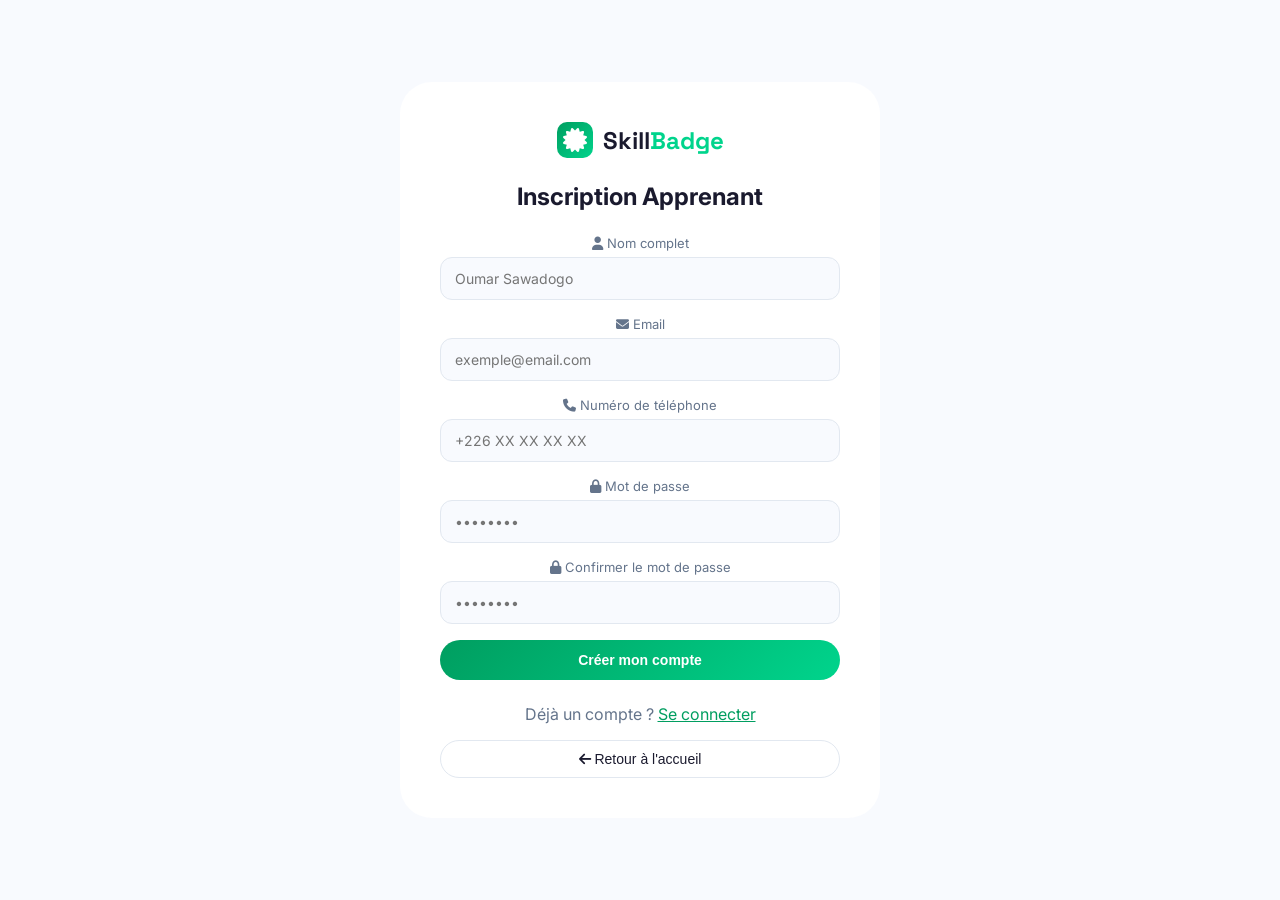
<file: src/register.html>
<!DOCTYPE html>
<html lang="fr">
<head>
    <meta charset="UTF-8">
    <meta name="viewport" content="width=device-width, initial-scale=1.0">
    <title>Inscription Apprenant - SkillBadge</title>
    <link href="https://fonts.googleapis.com/css2?family=Inter:wght@300;400;500;600;700;800&family=Space+Grotesk:wght@400;500;600;700&display=swap" rel="stylesheet">
    <link rel="stylesheet" href="https://cdnjs.cloudflare.com/ajax/libs/font-awesome/6.5.1/css/all.min.css">
    <link rel="stylesheet" href="style.css">
</head>
<body>
    <div class="auth-container">
        <div class="auth-card">
            <div class="logo" style="justify-content: center; margin-bottom: 24px;">
                <div class="logo-icon"><i class="fas fa-certificate"></i></div>
                <span>Skill<span style="color: var(--primary-light);">Badge</span></span>
            </div>
            
            <h2 style="text-align: center; margin-bottom: 24px;">Inscription Apprenant</h2>

            <div class="form-group">
                <label><i class="fas fa-user"></i> Nom complet</label>
                <input type="text" id="regName" placeholder="Oumar Sawadogo">
            </div>
            <div class="form-group">
                <label><i class="fas fa-envelope"></i> Email</label>
                <input type="email" id="regEmail" placeholder="exemple@email.com">
            </div>
            <div class="form-group">
                <label><i class="fas fa-phone"></i> Numéro de téléphone</label>
                <input type="tel" id="regPhone" placeholder="+226 XX XX XX XX">
            </div>
            <div class="form-group">
                <label><i class="fas fa-lock"></i> Mot de passe</label>
                <input type="password" id="regPassword" placeholder="••••••••">
            </div>
            <div class="form-group">
                <label><i class="fas fa-lock"></i> Confirmer le mot de passe</label>
                <input type="password" id="regConfirmPassword" placeholder="••••••••">
            </div>
            <button class="btn-primary" onclick="handleRegister()">Créer mon compte</button>

            <p style="text-align: center; margin-top: 24px; color: var(--text-secondary);">
                Déjà un compte ? <a href="login.html" style="color: var(--primary);">Se connecter</a>
            </p>
            <button class="btn-outline" style="margin-top: 16px; width: 100%;" onclick="window.location.href='index.html'">
                <i class="fas fa-arrow-left"></i> Retour à l'accueil
            </button>
        </div>
    </div>
    <script src="script.js"></script>
</body>
</html>
</file>
<file: src/style.css>
* {
    margin: 0;
    padding: 0;
    box-sizing: border-box;
}

body {
    font-family: 'Inter', sans-serif;
    transition: background 0.3s, color 0.3s;
}

/* Thème clair */
body.light {
    --bg-primary: #F8FAFE;
    --bg-secondary: #FFFFFF;
    --text-primary: #1A1A2E;
    --text-secondary: #64748B;
    --border: #E2E8F0;
    --card-shadow: 0 4px 12px rgba(0,0,0,0.05);
    --primary: #009E60;
    --primary-dark: #006B45;
    --primary-light: #00D48C;
    --secondary: #EFB034;
    --danger: #DE3125;
}

/* Thème sombre */
body.dark {
    --bg-primary: #0A0C10;
    --bg-secondary: #14161B;
    --text-primary: #FFFFFF;
    --text-secondary: #8A8F9E;
    --border: #2A2D35;
    --card-shadow: 0 4px 12px rgba(0,0,0,0.3);
    --primary: #009E60;
    --primary-dark: #006B45;
    --primary-light: #00D48C;
    --secondary: #EFB034;
    --danger: #DE3125;
}

body {
    background: var(--bg-primary);
    color: var(--text-primary);
}

.container {
    max-width: 1400px;
    margin: 0 auto;
    padding: 20px 24px;
}

/* Navbar */
.navbar {
    background: var(--bg-secondary);
    border-bottom: 1px solid var(--border);
    position: sticky;
    top: 0;
    z-index: 100;
    padding: 12px 0;
}
.navbar .container {
    display: flex;
    justify-content: space-between;
    align-items: center;
    flex-wrap: wrap;
    gap: 16px;
}

.logo {
    display: flex;
    align-items: center;
    gap: 10px;
    font-size: 24px;
    font-weight: 800;
    font-family: 'Space Grotesk', monospace;
}
.logo-icon {
    width: 36px;
    height: 36px;
    background: linear-gradient(135deg, var(--primary), var(--primary-light));
    border-radius: 10px;
    display: flex;
    align-items: center;
    justify-content: center;
    color: white;
}

/* Cartes */
.card {
    background: var(--bg-secondary);
    border-radius: 20px;
    border: 1px solid var(--border);
    padding: 20px;
    box-shadow: var(--card-shadow);
    transition: transform 0.2s;
}
.card:hover {
    transform: translateY(-2px);
}

/* Grilles */
.grid-4 {
    display: grid;
    grid-template-columns: repeat(4, 1fr);
    gap: 20px;
    margin-bottom: 24px;
}
.grid-2 {
    display: grid;
    grid-template-columns: 1fr 1fr;
    gap: 20px;
    margin-bottom: 24px;
}
.kpi-card {
    text-align: center;
    padding: 20px;
}
.kpi-number {
    font-size: 32px;
    font-weight: 800;
    background: linear-gradient(135deg, var(--primary), var(--secondary));
    -webkit-background-clip: text;
    background-clip: text;
    color: transparent;
}

/* Formulaires */
.form-group {
    margin-bottom: 16px;
}
.form-group label {
    display: block;
    margin-bottom: 6px;
    font-size: 13px;
    color: var(--text-secondary);
}
.form-group input, .form-group select, .form-group textarea {
    width: 100%;
    padding: 12px 14px;
    background: var(--bg-primary);
    border: 1px solid var(--border);
    border-radius: 12px;
    color: var(--text-primary);
    font-family: inherit;
    font-size: 14px;
}
.form-group input:focus, .form-group select:focus, .form-group textarea:focus {
    outline: none;
    border-color: var(--primary);
}

/* Boutons */
.btn-primary {
    background: linear-gradient(135deg, var(--primary), var(--primary-light));
    border: none;
    padding: 12px 24px;
    border-radius: 40px;
    color: white;
    font-weight: 600;
    cursor: pointer;
    width: 100%;
    font-size: 14px;
}
.btn-primary:hover {
    transform: translateY(-1px);
    box-shadow: 0 4px 12px rgba(0,158,96,0.3);
}
.btn-outline {
    background: transparent;
    border: 1px solid var(--border);
    padding: 10px 20px;
    border-radius: 40px;
    color: var(--text-primary);
    cursor: pointer;
    font-size: 14px;
}
.btn-outline:hover {
    border-color: var(--primary);
    color: var(--primary-light);
}

/* Badges et tags */
.badge-success {
    background: rgba(0, 158, 96, 0.15);
    color: var(--primary-light);
    padding: 4px 12px;
    border-radius: 20px;
    font-size: 11px;
    display: inline-flex;
    align-items: center;
    gap: 6px;
}
.badge-warning {
    background: rgba(239, 176, 52, 0.15);
    color: var(--secondary);
    padding: 4px 12px;
    border-radius: 20px;
    font-size: 11px;
}
.blockchain-tag {
    font-size: 10px;
    color: var(--text-secondary);
    font-family: monospace;
}

.badge-item {
    background: var(--bg-primary);
    border-radius: 16px;
    padding: 14px;
    margin-bottom: 10px;
    display: flex;
    justify-content: space-between;
    align-items: center;
    flex-wrap: wrap;
    gap: 10px;
}
.student-item {
    display: flex;
    justify-content: space-between;
    align-items: center;
    padding: 12px 0;
    border-bottom: 1px solid var(--border);
    cursor: pointer;
}
.student-item:hover {
    color: var(--primary-light);
}
.notification-item {
    padding: 12px;
    background: var(--bg-primary);
    border-radius: 14px;
    margin-bottom: 10px;
}

/* Progress bars */
.progress-bar {
    background: var(--border);
    border-radius: 20px;
    height: 6px;
    overflow: hidden;
}
.progress-fill {
    background: linear-gradient(90deg, var(--primary), var(--primary-light));
    height: 100%;
    border-radius: 20px;
}
.skill-item {
    margin: 12px 0;
}
.skill-item span {
    display: block;
    margin-bottom: 6px;
    font-size: 13px;
}

/* Level selector */
.level-selector {
    display: flex;
    gap: 10px;
}
.level-option {
    flex: 1;
    padding: 8px;
    text-align: center;
    background: var(--bg-primary);
    border: 1px solid var(--border);
    border-radius: 12px;
    cursor: pointer;
    font-size: 13px;
}
.level-option.selected {
    border-color: var(--primary);
    background: rgba(0, 158, 96, 0.1);
    color: var(--primary-light);
}

/* Auth pages */
.auth-container {
    min-height: 100vh;
    display: flex;
    align-items: center;
    justify-content: center;
    padding: 20px;
}
.auth-card {
    background: var(--bg-secondary);
    border-radius: 32px;
    padding: 40px;
    max-width: 480px;
    width: 100%;
    text-align: center;
}

/* Home page */
.home-container {
    min-height: 100vh;
    display: flex;
    align-items: center;
    justify-content: center;
    padding: 20px;
}
.home-card {
    background: var(--bg-secondary);
    border-radius: 32px;
    padding: 48px;
    max-width: 800px;
    width: 100%;
}
.role-cards {
    display: grid;
    grid-template-columns: repeat(3, 1fr);
    gap: 24px;
    margin: 32px 0;
}
.role-card {
    background: var(--bg-primary);
    border: 1px solid var(--border);
    border-radius: 20px;
    padding: 24px;
    text-align: center;
    cursor: pointer;
    transition: all 0.3s;
}
.role-card:hover {
    transform: translateY(-4px);
    border-color: var(--primary);
}
.role-card i {
    font-size: 40px;
    color: var(--primary);
    margin-bottom: 16px;
}
.role-card h3 {
    margin-bottom: 8px;
}
.role-card p {
    font-size: 13px;
    color: var(--text-secondary);
    margin-bottom: 16px;
}
.role-badge {
    color: var(--primary);
    font-weight: 600;
    font-size: 13px;
}

.theme-toggle {
    background: var(--bg-primary);
    border: 1px solid var(--border);
    padding: 8px 16px;
    border-radius: 40px;
    cursor: pointer;
    display: inline-flex;
    gap: 8px;
    align-items: center;
    color: var(--text-primary);
}
.user-info {
    display: flex;
    align-items: center;
    gap: 12px;
}
.avatar {
    width: 36px;
    height: 36px;
    background: linear-gradient(135deg, var(--primary), var(--secondary));
    border-radius: 50%;
    display: flex;
    align-items: center;
    justify-content: center;
    font-weight: 600;
    font-size: 14px;
}
.logout-btn {
    background: transparent;
    border: 1px solid var(--border);
    padding: 6px 12px;
    border-radius: 40px;
    cursor: pointer;
    color: var(--text-secondary);
}
.filter-chip {
    cursor: pointer;
}

/* Toast */
.toast {
    position: fixed;
    bottom: 20px;
    right: 20px;
    background: var(--primary);
    color: white;
    padding: 10px 20px;
    border-radius: 40px;
    z-index: 1000;
    animation: slideIn 0.3s ease;
}
@keyframes slideIn {
    from { transform: translateX(100%); opacity: 0; }
    to { transform: translateX(0); opacity: 1; }
}

/* Responsive */
@media (max-width: 1024px) {
    .grid-4, .grid-2, .role-cards {
        grid-template-columns: 1fr;
    }
    .container {
        padding: 16px;
    }
}
@media (max-width: 768px) {
    .navbar .container {
        flex-direction: column;
    }
    .auth-card, .home-card {
        padding: 24px;
    }
    .card-header {
        flex-direction: column;
        align-items: flex-start;
    }
}
</file>
